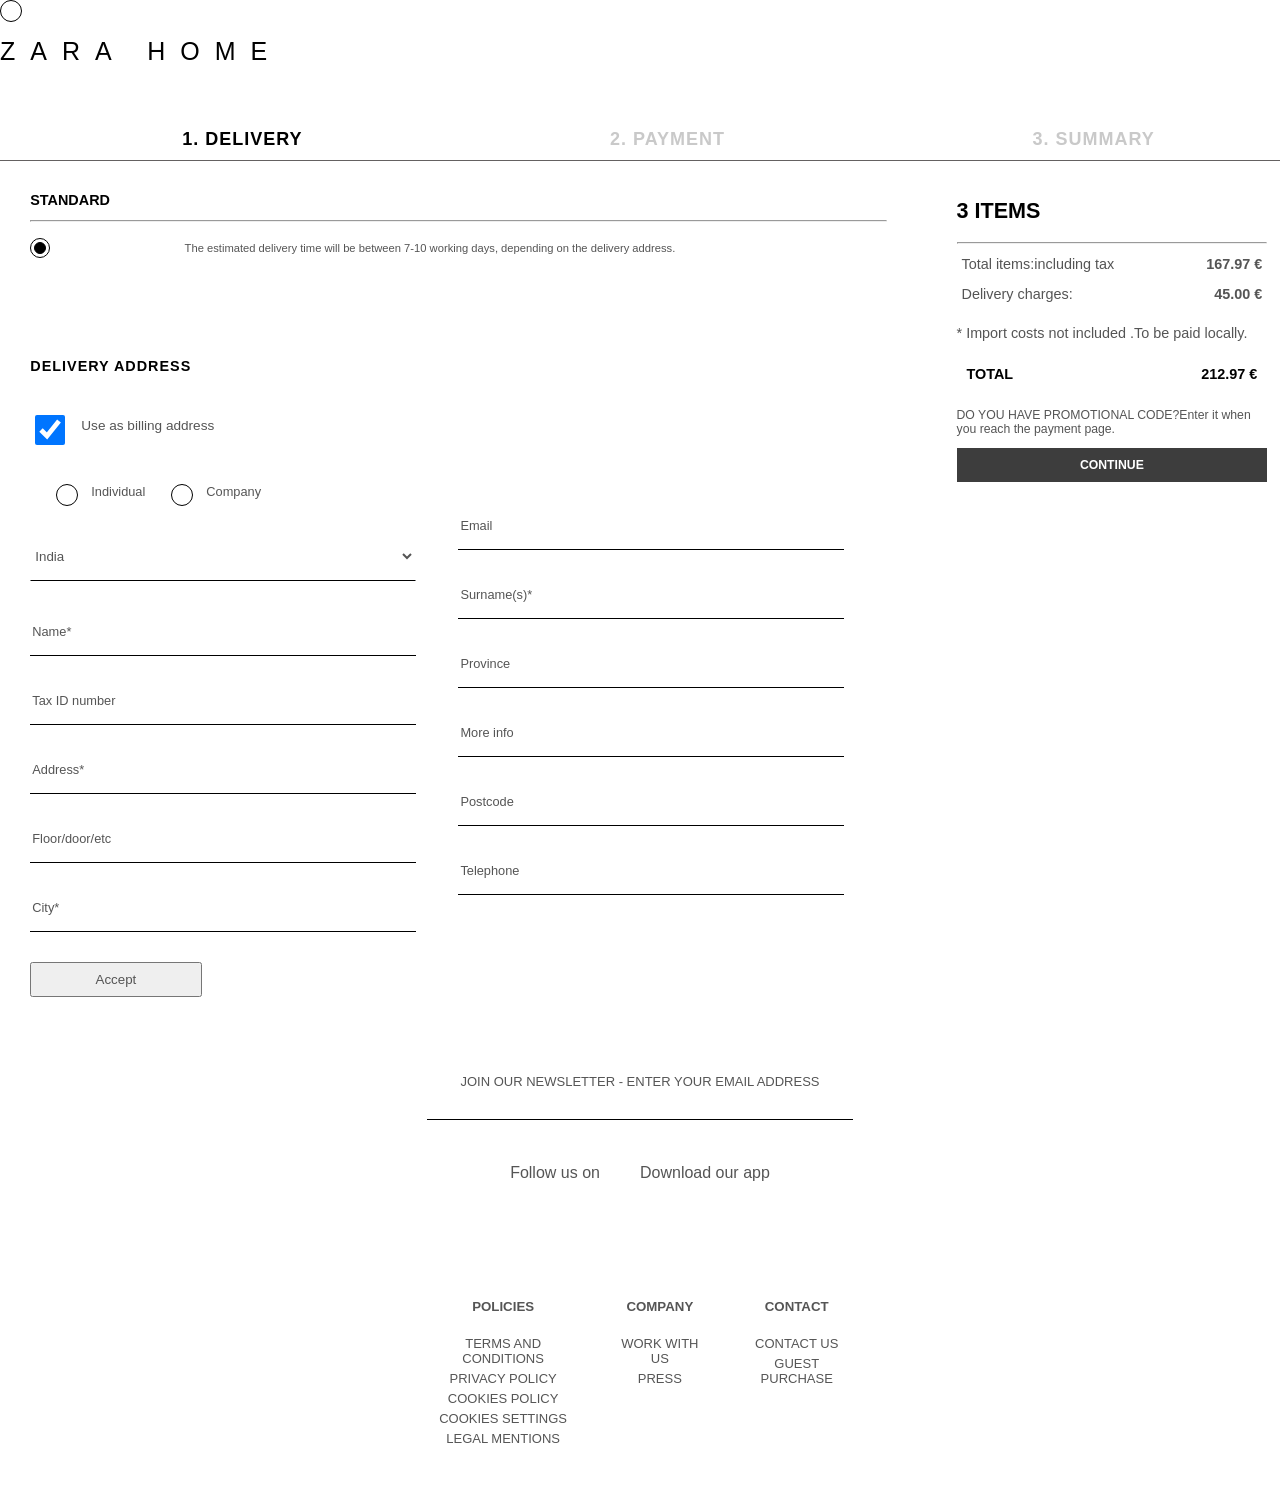
<file: checkout/checkout.html>
<!DOCTYPE html>
<html lang="en">
<head>
    <meta charset="UTF-8">
    <meta http-equiv="X-UA-Compatible" content="IE=edge">
    <meta name="viewport" content="width=device-width, initial-scale=1.0">
    <title>Document</title>
    <link rel="stylesheet"href="../style/checkout.css">
<link rel="stylesheet"href="../style/footer.css">
</head>

<body>
    

<div id="nav">
    <div id="b1">
    <h1 style="font-weight:lighter;">ZARA HOME</h1>
    
    </div>
    <div id="b2">
        <ol>
            <li id="DELIVERY"> DELIVERY</li>
            <li style="color:rgb(201,201,201)">PAYMENT</li>
            <li style="color:rgb(201,201,201)">SUMMARY</li>
        </ol>
    </div>
</div>  
<div id="maincontainer"> 
<div id="container">
<div id="container1">
    <div id="b3">
        <h2>STANDARD</h2>
        <hr>
        <ul>
            <li id="li">
                <div id="round"><div id="round-in"></div></div>
                <div id="estimated">The estimated delivery time will be between 7-10 working days, depending on the delivery address.</div>
            </li>
        </ul>
        <h2 id="DELIVERYADDRESS">DELIVERY ADDRESS</h2>
       <div id="chech-sqr">
        <label class="sqr-check">
            <input type="checkbox" checked="checked">
            <span class="checkmark"></span>
          </label>
          <p>Use as billing address</p>
       </div>
        </br>
        </br>
        <div id="address">
            <label class="container-check">Individual
                <input type="radio" name="radio">
                <span class="checkmark"></span>
              </label>
              <label class="container-check">Company
                <input type="radio" name="radio">
                <span class="checkmark"></span>
              </label>
        </div>
    </div>
    <div id="b4">
        <div id="b41">
        <form action="">
        <div id="inputbox">
           <select id="select">
               <option value="India">India</option>
               <option value="Iceland">Iceland</option>
               <option value="Jersey">Jersey</option>
               <option value="kenya">Kenya</option>
               <option value="Jamaica">Jamaica</option>
               <option value="Italy">Italy</option>
               <option value="Laos">Laos</option>
               <option value="Liberia">Liberia</option>
           </select>
        </br>
        </br>
        </br>
        </div>
        <div class="inputbox">
            <input type="text" id="name" name="" required="">
            <label>Name*</label>
        </div>
        <div class="inputbox">
            <input type="text" name="" required="">
            <label>Tax ID number</label>
        </div>
        
        <div class="inputbox">
            <input type="text" id="addresss" name="" required="">
            <label>Address*</label>
        </div>
        <div class="inputbox">
            <input type="text" name="" required="">
            <label>Floor/door/etc</label>
        </div>
        <div class="inputbox">
            <input type="text" name="" id="city" required="">
            <label>City*</label>
        </div>
        <button id="accept-btn" type="accept" name="" value="Accept">Accept</button>
       </div>
       </br>
       <div id="b42">
        <div class="inputbox">
            <input type="email" name="" required="">
            <label>Email</label>
        </div>
  
        <div class="inputbox">
            <input type="text" name="" id="surname"required="">
            <label>Surname(s)*</label>
        </div>
        <div class="inputbox">
            <input type="text" name="" required="">
            <label>Province</label>
        </div>
        <div class="inputbox">
            <input type="text" name="" required="">
            <label>More info</label>
        </div>
        <div class="inputbox">
            <input type="number" name="" required="">
            <label>Postcode</label>
        </div>
        <div class="inputbox">
            <input type="number" name="" required="">
            <label>Telephone</label>
        </div>
    </div>
    </form>
    </div>
</div>
</div>
<div id="container2">
    <h2>3 ITEMS</h2>
    <hr>
    <div class="box">
        <div class="flexline">
            <p>Total items:including tax</p>
            <h4>167.97 € </h4>
        </div>
        <div class="flexline">
            <p>Delivery charges:</p>
            <h4>45.00 € </h4>
        </div>
        <p>* Import costs not included .To be paid locally.</p>
        <div class="flextotal">
            <h4>TOTAL</h4>
            <h4>212.97  € </h4>
        </div>
        <p id="promo">DO YOU HAVE PROMOTIONAL CODE?Enter it when you reach the payment page.</p>
        <div id="continue" >CONTINUE</div>
    </div> 
</div>
</div>
<div id="footer"></div>
</body>
</html>
<script type="module"src="../script/checkout.js"></script>
</file>
<file: style/checkout.css>
* {
  font-family: ZH-Sans, Arial, "Lucida Sans Unicode", sans-serif;
  color: rgb(85, 85, 85);
}
body {
  padding: 0px 30px;
}
#DELIVERYADDRESS {
  margin-top: 100px;
  margin-bottom: 30px;
  letter-spacing: 1px;
  color: black;
  /*  */
}
#DELIVERY {
  color: black;
}
#chech-sqr {
  border: 1px solid transparent;
}
#chech-sqr input {
  position: absolute;
  cursor: pointer;
  height: 30px;
  width: 30px;
  margin-top: 10px;
}
#chech-sqr p {
  margin-left: 50px;
  font-size: 85%;
}
#nav {
  width: 100%;
  height: 160px;
  border-bottom: 1px solid rgb(100, 97, 97);
  border-bottom-width: thin;
  position: fixed;
  top: 0 px;
  margin-bottom: 50px;
  background-color: white;
}
#b1 {
  height: 60%;
}
#b1 h1 {
  padding-top: 20px;
  padding-left: 0px;
  font-size: 25px;
  letter-spacing: 15px;
  color: black;
}
#b2 ol {
  width: 100%;
  display: flex;
  justify-content: space-around;
  font-weight: bold;
}
#b2 > ol > li {
  font-size: 18px;
  letter-spacing: 1px;
}
#container1 {
  /* width: 100%; */
  /* border:1px solid black; */
  margin-left: 2%;
}

#container {
  flex: 45;
  padding-right: 70px;
  /* border:1px solid rgb(255, 0, 119); */
}
#container2 {
  flex: 16;
  /* border:1px solid blue; */
  font-size: 90%;
  height: 600px;
}

#maincontainer {
  /* border:1px solid green; */
  display: flex;
  padding-top: 180px;
  width: 98%;
  margin: auto;
  margin-bottom: 5%;
}
#b3 {
  width: 100%;
  height: 100%;
  /* border:1px solid black; */
}
#b3 h2 {
  font-size: 90%;
  color: black;
}
#b3 ul {
  padding-left: 0px;
  list-style-type: none;
}
#address {
  display: flex;
  width: 30%;
  justify-content: space-evenly;
}

#select {
  width: 90%;
  margin-top: 20px;
  border: 1px solid transparent;
  border-bottom: 1px solid black;
  height: 50px;
  outline: none;
  background: transparent;
}

#b4 {
  /* border:1px solid red; */
  width: 100%;
  display: flex;
}

#b41,
#b42 {
  width: 50%;
}
#b41 .inputbox,
#b42 .inputbox {
  position: relative;
}
#b41 .inputbox,
#b42 .inputbox {
  width: 100%;
}

#b41 .inputbox input,
#b42 .inputbox input {
  width: 90%;
  padding: 10px 0;
  font-size: 16px;
  margin-bottom: 30px;
  border: none;
  border-bottom: 1px solid black;
  outline: none;
  background: transparent;
}
#b41 .inputbox label,
#b42 .inputbox label {
  position: absolute;
  pointer-events: none;
  left: 2px;
  top: -3px;
  transition: 0.5s;
  padding: 10px 0;
  font-size: 80%;
}
#b41 .inputbox input:focus ~ label,
#b41 .inputbox input:valid ~ label {
  top: -18px;
  left: 0;
  font-size: 12px;
  color: red;
}
#b42 .inputbox input:focus ~ label,
#b42 .inputbox input:valid ~ label {
  top: -18px;
  left: 0;
  font-size: 12px;
  color: red;
}
#b41 button {
  height: 35px;
  width: 40%;
  margin: auto;
}
#b41 button:hover {
  background-color: black;
  color: white;
}
.flexline {
  display: flex;
  justify-content: space-between;
  padding: 0px;
}
.flexline p,
h4 {
  height: 20px;
  margin: 5px;
}
.flextotal {
  display: flex;
  justify-content: space-between;
  padding: 5px;
  /* border: 1px solid black; */
}
.flextotal h4 {
  color: black;
}
#container2 > .box > button {
  margin: auto;
  width: 100%;
  height: 50px;
  background-color: rgb(75, 75, 75);
  color: white;
}
#container2 h2 {
  color: black;
}
#continue {
  background-color: rgb(61, 61, 61);
  border: none;
  color: white;
  padding: 10px;
  text-align: center;
  font-size: 85%;
  font-weight: 600;
}
#promo {
  font-size: 85%;
}
#continue:hover {
  background-color: rgb(75, 75, 75);
}
#estimated {
  font-size: 70%;
}
#li {
  display: flex;
  /* border: 1px solid black; */
  width: 645px;
  justify-content: space-between;
  align-items: center;
}
#round {
  border: 1px solid black;
  border-radius: 50%;
  height: 18px;
  width: 18px;
  display: flex;
  justify-content: center;
  align-items: center;
}
#round-in {
  border: 1px solid black;
  border-radius: 50%;
  height: 10px;
  width: 10px;
  background-color: black;
}
#billingaddress ~ label {
  font-size: 87%;
  letter-spacing: 0.5px;
}
.c

/* The container */
#address {
  /* border: 1px solid black; */
  margin-top: 20px;
  width: 250px;
}
#address label {
  font-size: 80%;
}
.container-check {
  display: block;
  position: relative;
  padding-left: 35px;
  margin-bottom: 12px;
  cursor: pointer;
  font-size: 22px;
  -webkit-user-select: none;
  -moz-user-select: none;
  -ms-user-select: none;
  user-select: none;
}

/* Hide the browser's default radio button */
.container-check input {
  position: absolute;
  opacity: 0;
  cursor: pointer;
}

/* Create a custom radio button */
.checkmark {
  position: absolute;
  top: 0;
  left: 0;
  height: 20px;
  width: 20px;
  background-color: rgb(255, 255, 255);
  border-radius: 50%;
  border: 1px solid black;
}

/* On mouse-over, add a grey background color */
.container-check:hover input ~ .checkmark {
  background-color: white;
}

/* When the radio button is checked, add a blue background */
.container-check input:checked ~ .checkmark {
  background-color: white;
  border: 1px solid black;
}

/* Create the indicator (the dot/circle - hidden when not checked) */
.checkmark:after {
  content: "";
  position: absolute;
  display: none;
}

/* Show the indicator (dot/circle) when checked */
.container-check input:checked ~ .checkmark:after {
  display: block;
}

/* Style the indicator (dot/circle) */
.container-check .checkmark:after {
  top: 2px;
  left: 2px;
  width: 16px;
  height: 16px;
  border-radius: 50%;
  background: black;
}

@media only screen and (min-width: 618px) and (max-width: 769px) {
  #maincontainer {
    display: flex;
    padding-top: 180px;
    flex-direction: column;
    margin-bottom: 10%;
    /* border: 1px solid red; */
  }
  #container1 {
    margin-left: 2%;
  }
  #b4 {
    /* border:1px solid red; */
    width: 108%;
    display: flex;
    margin: auto;
  }
}

@media only screen and (min-width: 769px) and (max-width: 1024px) {
  #maincontainer {
    display: flex;
    padding-top: 180px;
    flex-direction: column;
    margin-bottom: 10%;
  }
  #b4 {
    /* border:1px solid red; */
    width: 108%;
    display: flex;
    margin: auto;
  }
  #container1 {
    margin-left: 2%;
  }
}
</file>
<file: style/footer.css>
body {
  margin: 0;
  padding: 0;
  font-family: ZH-Sans, Arial, "Lucida Sans Unicode", sans-serif;
}
body::-webkit-scrollbar {
  width: 9px;
}
body::-webkit-scrollbar-thumb {
  background: rgb(26, 26, 26);
  /* border-radius: 10px; */
  border: 2px solid white;
}
body::-webkit-scrollbar-thumb:hover {
  background: rgb(26, 26, 26);
}
#footer {
  display: flex;
  flex-direction: column;
  justify-content: center;
  align-items: center;
  width: 60%;
  margin: auto;
  /* margin-top:-10%; */
  /* border:5px solid black; */
  margin-bottom: 50px;
}

i {
  border-radius: 50%;
  padding: 5px;
  font-size: 22px;
  margin-right: 3px;
  font-weight: 600;
}

#footer_2nd {
  display: flex;
  text-align: center;
  margin-top: 1%;
  justify-content: center;
}

#footer_2nd > div {
  margin: 20px;
}

#footer_3rd {
  display: flex;
  text-align: center;
  justify-content: space-around;
  margin-top: 3%;
  width: 60%;
}

#footer_3rd > div {
  margin: 10px;
}

#footer_3rd > div p {
  font-size: 13px;
  font-weight: 200;
  margin: 5px;
  /* border:1px solid red; */
}

a {
  text-decoration: none;
  color: black;
}
.icon {
  justify-content: center;
}
#footer_1st input {
  border: none;
  outline: none;
  border-bottom: 1px solid black;
  border-top: 0;
  border-left: 0;
  border-right: 0;
  /* margin-top:-20px; */
  width: 100%;
}
#footer_1st {
  display: flex;
  flex-direction: column;
  align-items: center;
  justify-content: center;
  width: 55%;
}
#footer_1st > p {
  font-size: 13px;
  font-weight: 100;
}
@media only screen and (min-width: 415px) and (max-width: 617px) {
  #footer {
    margin: auto;
    display: flex;
    flex-direction: column;
    justify-content: center;
    align-items: center;
    width: 100%;
    margin-top: -70%;
    /* border: 4px solid blue; */
  }
}
@media only screen and (min-width: 618px) and (max-width: 768px) {
  #footer {
    margin: auto;
    display: flex;
    flex-direction: column;
    justify-content: center;
    align-items: center;
    /* width: 130%; */
    margin: auto;
    /* border: 4px solid blue; */
    /* margin-top: -100%; */
  }
}
@media only screen and (min-width: 618px) and (max-width: 1024px) {
  #footer {
    margin: auto;
    display: flex;
    flex-direction: column;
    justify-content: center;
    align-items: center;
    width: 100%;
    margin: auto;
    border: 5px solid transparent;
  }
}
</file>
